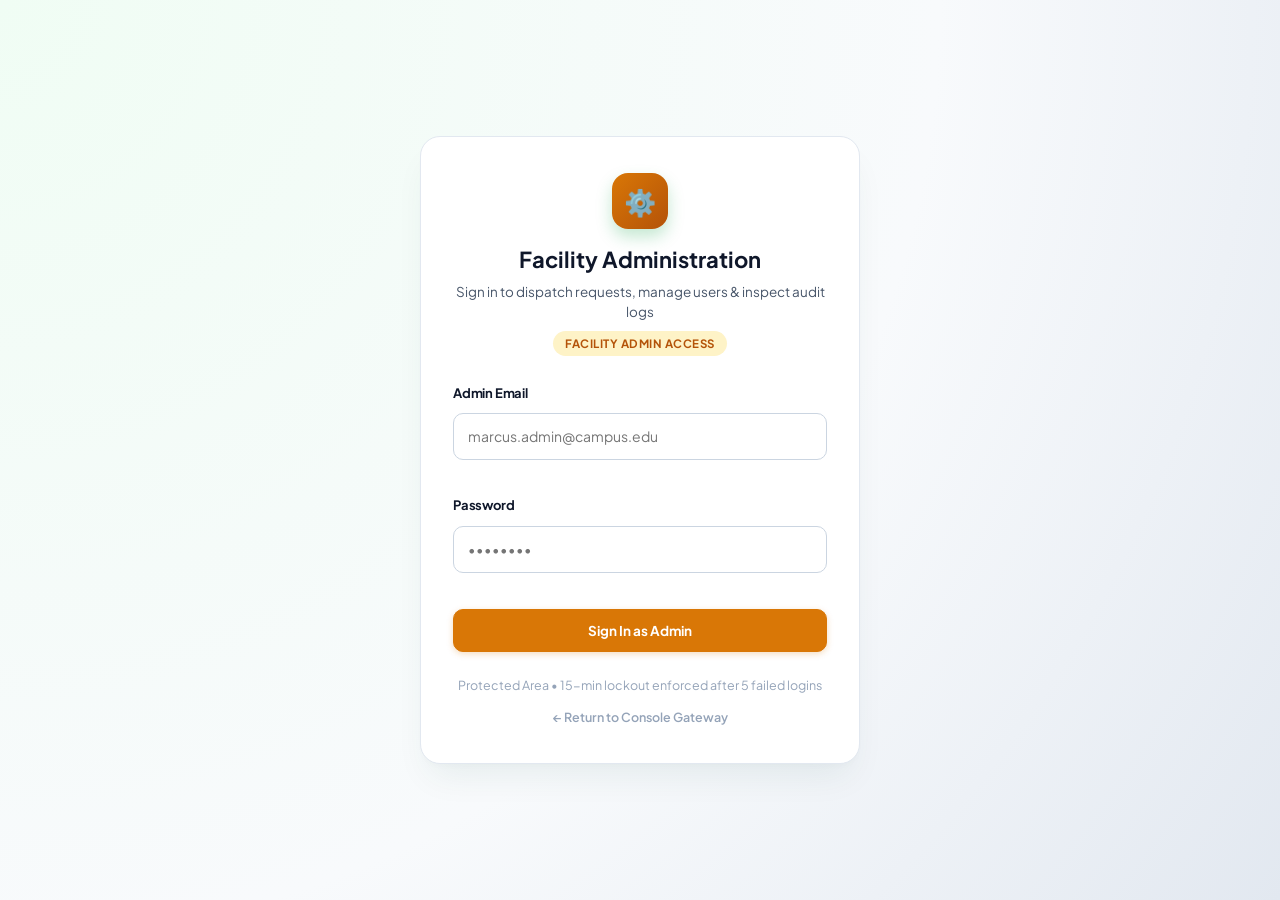
<file: templates/admin_login.html>
<!DOCTYPE html>
<html lang="en">
<head>
  <meta charset="UTF-8">
  <meta name="viewport" content="width=device-width, initial-scale=1.0">
  <meta name="csrf-token" content="{{ csrf_token }}">
  <title>Facility Admin Sign In | Campus FMS</title>
  <link rel="preconnect" href="https://fonts.googleapis.com">
  <link rel="preconnect" href="https://fonts.gstatic.com" crossorigin>
  <link href="https://fonts.googleapis.com/css2?family=Plus+Jakarta+Sans:wght@400;500;600;700;800&display=swap" rel="stylesheet">
  <link rel="stylesheet" href="/static/css/style.css">
</head>
<body class="auth-page-body admin-theme">
  <div class="auth-container">
    <div class="auth-card">
      <div class="auth-header">
        <div class="auth-logo-badge" style="background:linear-gradient(135deg, #d97706 0%, #b45309 100%);">⚙️</div>
        <h1 class="auth-title">Facility Administration</h1>
        <p class="auth-subtitle">Sign in to dispatch requests, manage users & inspect audit logs</p>
        <span class="auth-role-tag" style="background:#fef3c7; color:#b45309;">Facility Admin Access</span>
      </div>

      <div id="auth-alert" class="auth-alert"></div>

      <form id="login-form" class="auth-form" data-role="facility_admin">
        <div class="form-group">
          <label class="form-label" for="email">Admin Email</label>
          <input type="email" id="email" class="form-input" placeholder="marcus.admin@campus.edu" required autocomplete="email">
        </div>

        <div class="form-group">
          <label class="form-label" for="password">Password</label>
          <input type="password" id="password" class="form-input" placeholder="••••••••" required autocomplete="current-password">
        </div>

        <button type="submit" class="btn btn-primary btn-block" style="background:#d97706; padding:12px; font-size:14.5px;">Sign In as Admin</button>
      </form>

      <div class="auth-footer">
        <p style="font-size:12.5px; color:var(--text-muted);">Protected Area • 15-min lockout enforced after 5 failed logins</p>
        <p style="margin-top:12px;"><a href="/" style="color:var(--text-muted); font-size:12.5px;">← Return to Console Gateway</a></p>
      </div>
    </div>
  </div>

  <script src="/static/js/common.js"></script>
  <script src="/static/js/auth.js"></script>
</body>
</html>
</file>
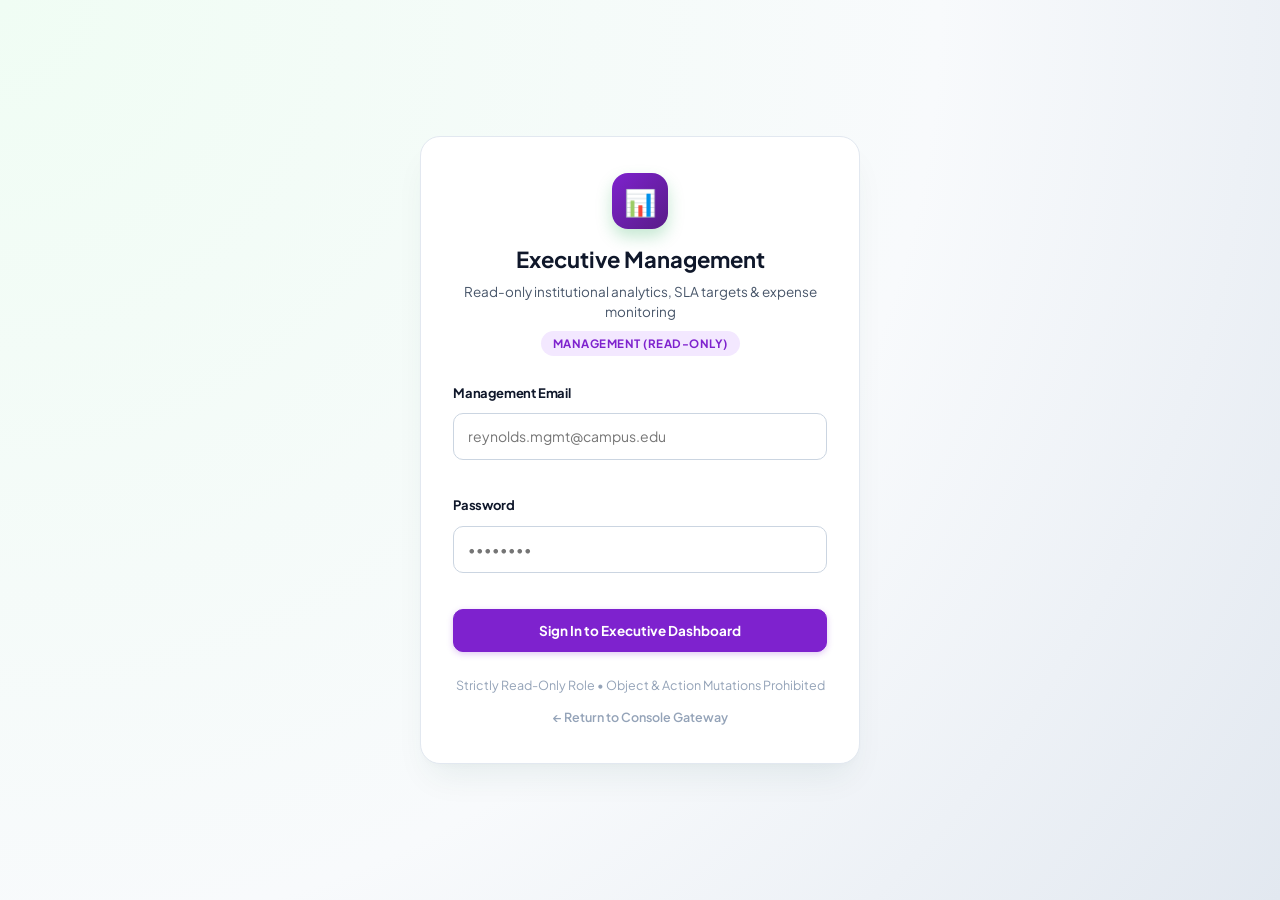
<file: templates/mgmt_login.html>
<!DOCTYPE html>
<html lang="en">
<head>
  <meta charset="UTF-8">
  <meta name="viewport" content="width=device-width, initial-scale=1.0">
  <meta name="csrf-token" content="{{ csrf_token }}">
  <title>Executive Management Sign In | Campus FMS</title>
  <link rel="preconnect" href="https://fonts.googleapis.com">
  <link rel="preconnect" href="https://fonts.gstatic.com" crossorigin>
  <link href="https://fonts.googleapis.com/css2?family=Plus+Jakarta+Sans:wght@400;500;600;700;800&display=swap" rel="stylesheet">
  <link rel="stylesheet" href="/static/css/style.css">
</head>
<body class="auth-page-body mgmt-theme">
  <div class="auth-container">
    <div class="auth-card">
      <div class="auth-header">
        <div class="auth-logo-badge" style="background:linear-gradient(135deg, #7e22ce 0%, #581c87 100%);">📊</div>
        <h1 class="auth-title">Executive Management</h1>
        <p class="auth-subtitle">Read-only institutional analytics, SLA targets & expense monitoring</p>
        <span class="auth-role-tag" style="background:#f3e8ff; color:#7e22ce;">Management (Read-Only)</span>
      </div>

      <div id="auth-alert" class="auth-alert"></div>

      <form id="login-form" class="auth-form" data-role="management">
        <div class="form-group">
          <label class="form-label" for="email">Management Email</label>
          <input type="email" id="email" class="form-input" placeholder="reynolds.mgmt@campus.edu" required autocomplete="email">
        </div>

        <div class="form-group">
          <label class="form-label" for="password">Password</label>
          <input type="password" id="password" class="form-input" placeholder="••••••••" required autocomplete="current-password">
        </div>

        <button type="submit" class="btn btn-primary btn-block" style="background:#7e22ce; padding:12px; font-size:14.5px;">Sign In to Executive Dashboard</button>
      </form>

      <div class="auth-footer">
        <p style="font-size:12.5px; color:var(--text-muted);">Strictly Read-Only Role • Object & Action Mutations Prohibited</p>
        <p style="margin-top:12px;"><a href="/" style="color:var(--text-muted); font-size:12.5px;">← Return to Console Gateway</a></p>
      </div>
    </div>
  </div>

  <script src="/static/js/common.js"></script>
  <script src="/static/js/auth.js"></script>
</body>
</html>
</file>
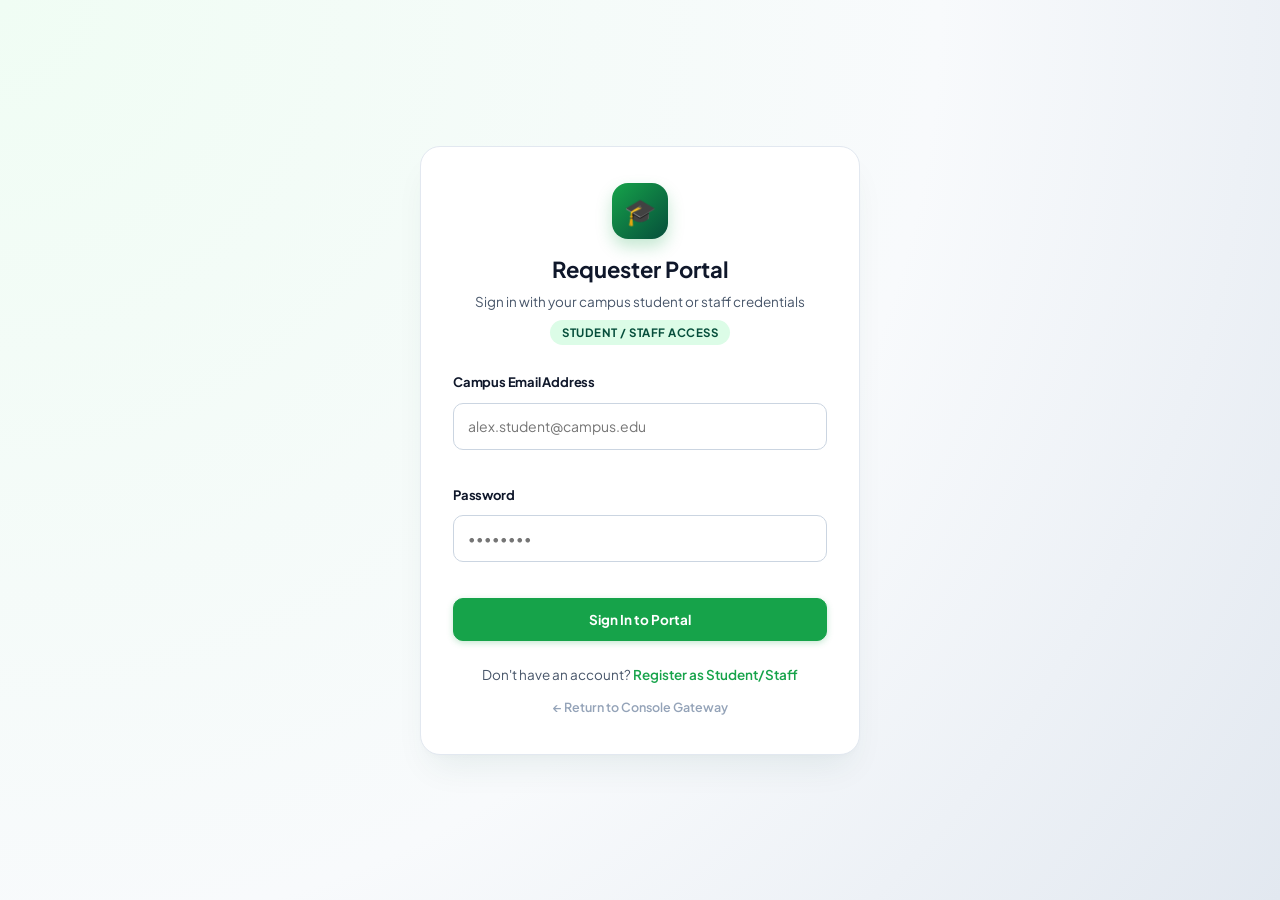
<file: templates/portal_login.html>
<!DOCTYPE html>
<html lang="en">
<head>
  <meta charset="UTF-8">
  <meta name="viewport" content="width=device-width, initial-scale=1.0">
  <meta name="csrf-token" content="{{ csrf_token }}">
  <title>Student & Staff Sign In | Campus FMS</title>
  <link rel="preconnect" href="https://fonts.googleapis.com">
  <link rel="preconnect" href="https://fonts.gstatic.com" crossorigin>
  <link href="https://fonts.googleapis.com/css2?family=Plus+Jakarta+Sans:wght@400;500;600;700;800&display=swap" rel="stylesheet">
  <link rel="stylesheet" href="/static/css/style.css">
</head>
<body class="auth-page-body portal-theme">
  <div class="auth-container">
    <div class="auth-card">
      <div class="auth-header">
        <div class="auth-logo-badge">🎓</div>
        <h1 class="auth-title">Requester Portal</h1>
        <p class="auth-subtitle">Sign in with your campus student or staff credentials</p>
        <span class="auth-role-tag">Student / Staff Access</span>
      </div>

      <div id="auth-alert" class="auth-alert"></div>

      <form id="login-form" class="auth-form" data-role="student_staff">
        <div class="form-group">
          <label class="form-label" for="email">Campus Email Address</label>
          <input type="email" id="email" class="form-input" placeholder="alex.student@campus.edu" required autocomplete="email">
        </div>

        <div class="form-group">
          <label class="form-label" for="password">Password</label>
          <input type="password" id="password" class="form-input" placeholder="••••••••" required autocomplete="current-password">
        </div>

        <button type="submit" class="btn btn-primary btn-block" style="padding:12px; font-size:14.5px;">Sign In to Portal</button>
      </form>

      <div class="auth-footer">
        <p>Don't have an account? <a href="/portal/register">Register as Student/Staff</a></p>
        <p style="margin-top:12px;"><a href="/" style="color:var(--text-muted); font-size:12.5px;">← Return to Console Gateway</a></p>
      </div>
    </div>
  </div>

  <script src="/static/js/common.js"></script>
  <script src="/static/js/auth.js"></script>
</body>
</html>
</file>
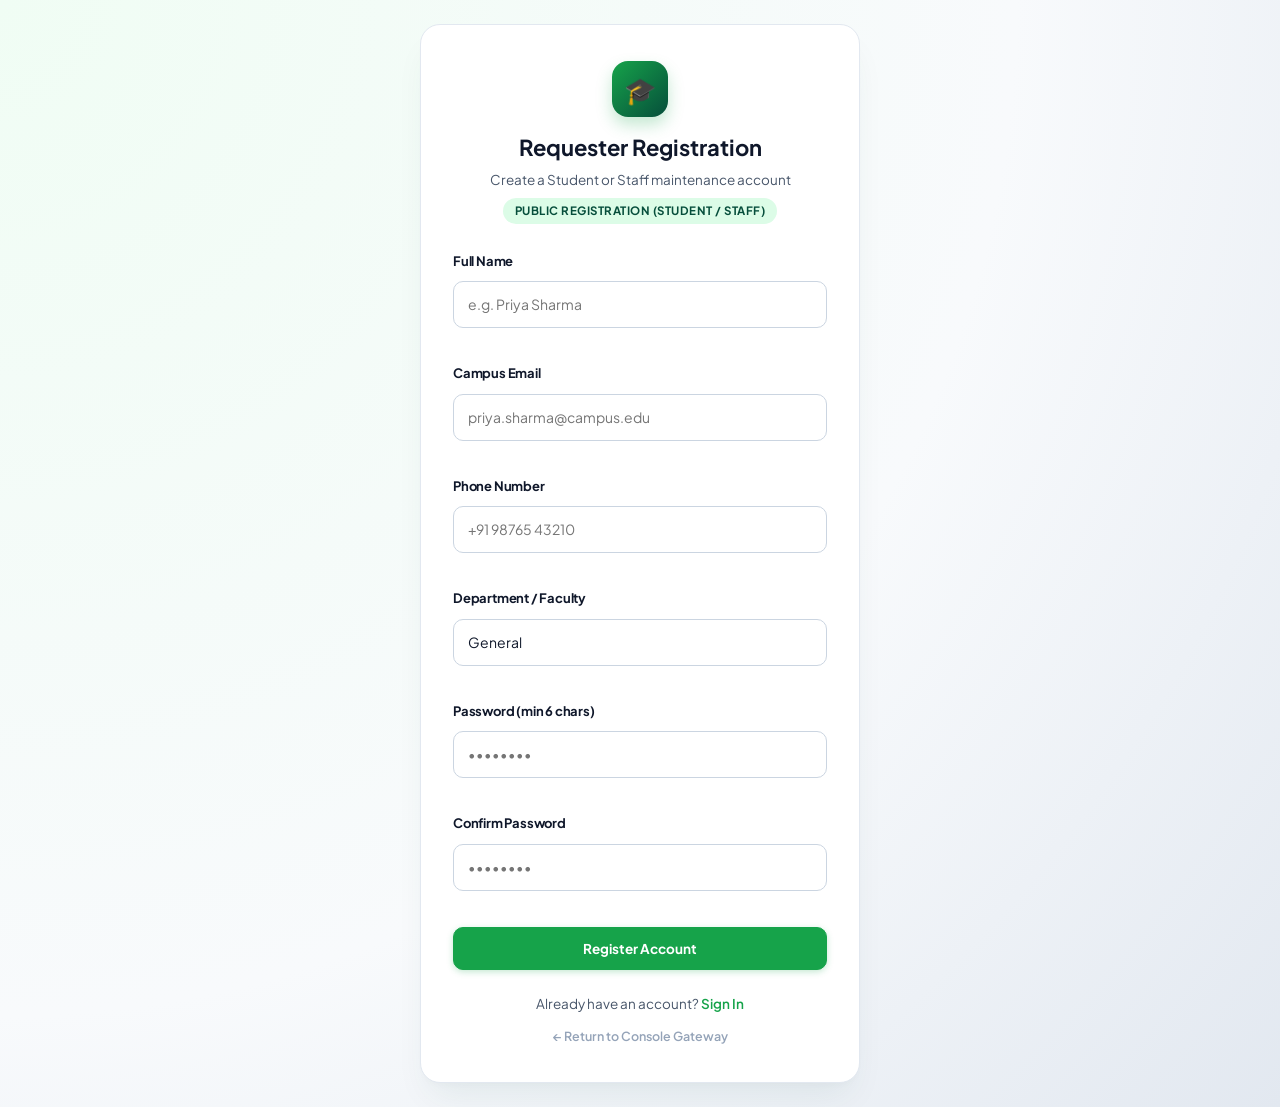
<file: templates/portal_register.html>
<!DOCTYPE html>
<html lang="en">
<head>
  <meta charset="UTF-8">
  <meta name="viewport" content="width=device-width, initial-scale=1.0">
  <meta name="csrf-token" content="{{ csrf_token }}">
  <title>Student & Staff Registration | Campus FMS</title>
  <link rel="preconnect" href="https://fonts.googleapis.com">
  <link rel="preconnect" href="https://fonts.gstatic.com" crossorigin>
  <link href="https://fonts.googleapis.com/css2?family=Plus+Jakarta+Sans:wght@400;500;600;700;800&display=swap" rel="stylesheet">
  <link rel="stylesheet" href="/static/css/style.css">
</head>
<body class="auth-page-body portal-theme">
  <div class="auth-container">
    <div class="auth-card">
      <div class="auth-header">
        <div class="auth-logo-badge">🎓</div>
        <h1 class="auth-title">Requester Registration</h1>
        <p class="auth-subtitle">Create a Student or Staff maintenance account</p>
        <span class="auth-role-tag">Public Registration (Student / Staff)</span>
      </div>

      <div id="auth-alert" class="auth-alert"></div>

      <form id="register-form" class="auth-form">
        <div class="form-group">
          <label class="form-label" for="name">Full Name</label>
          <input type="text" id="name" class="form-input" placeholder="e.g. Priya Sharma" required>
        </div>

        <div class="form-group">
          <label class="form-label" for="email">Campus Email</label>
          <input type="email" id="email" class="form-input" placeholder="priya.sharma@campus.edu" required>
        </div>

        <div class="form-group">
          <label class="form-label" for="phone">Phone Number</label>
          <input type="tel" id="phone" class="form-input" placeholder="+91 98765 43210">
        </div>

        <div class="form-group">
          <label class="form-label" for="dept">Department / Faculty</label>
          <input type="text" id="dept" class="form-input" placeholder="e.g. Computer Science, Hostels" value="General">
        </div>

        <div class="form-group">
          <label class="form-label" for="password">Password (min 6 chars)</label>
          <input type="password" id="password" class="form-input" placeholder="••••••••" required>
        </div>

        <div class="form-group">
          <label class="form-label" for="confirm-password">Confirm Password</label>
          <input type="password" id="confirm-password" class="form-input" placeholder="••••••••" required>
        </div>

        <button type="submit" class="btn btn-primary btn-block" style="padding:12px; font-size:14.5px;">Register Account</button>
      </form>

      <div class="auth-footer">
        <p>Already have an account? <a href="/portal/login">Sign In</a></p>
        <p style="margin-top:12px;"><a href="/" style="color:var(--text-muted); font-size:12.5px;">← Return to Console Gateway</a></p>
      </div>
    </div>
  </div>

  <script src="/static/js/common.js"></script>
  <script src="/static/js/auth.js"></script>
</body>
</html>
</file>
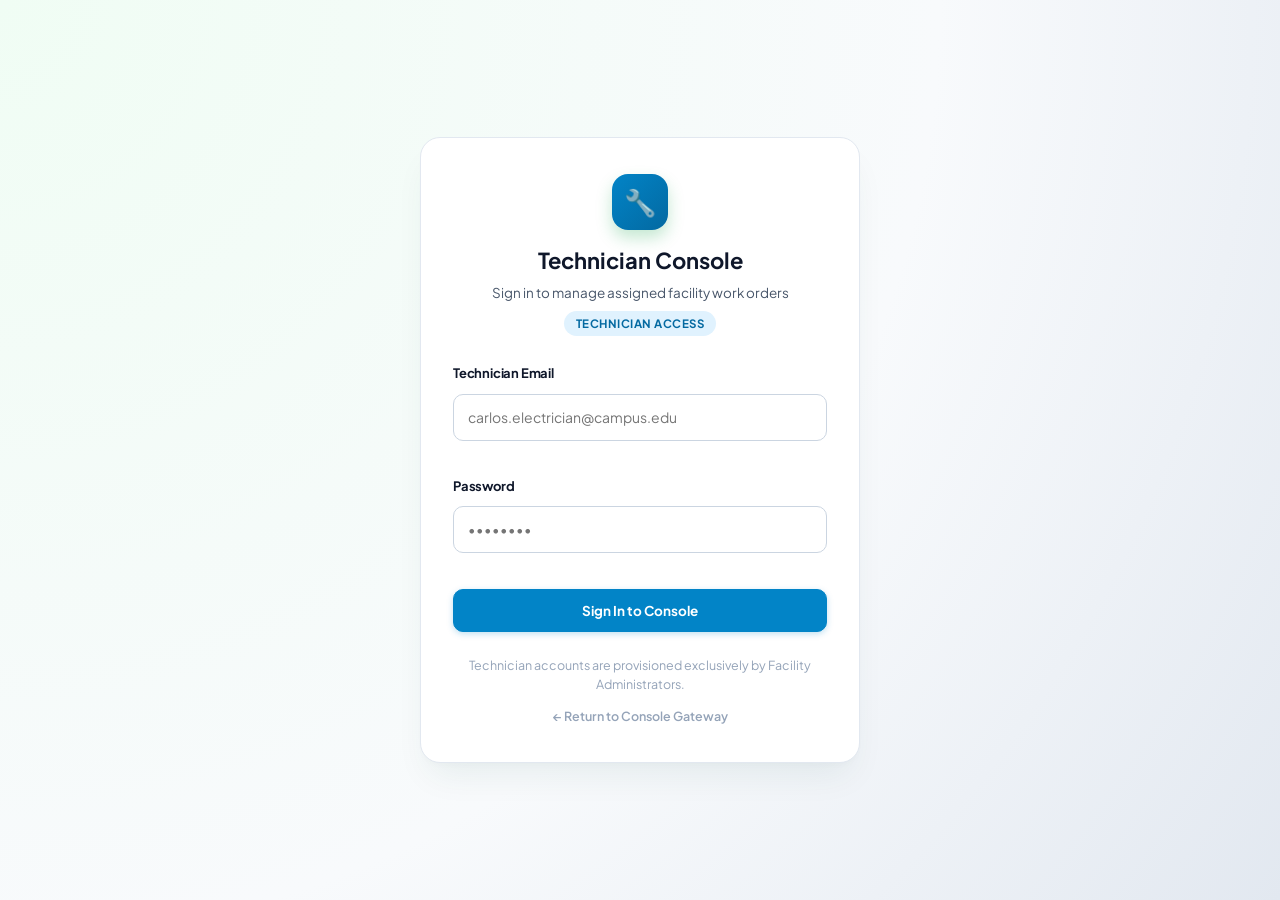
<file: templates/tech_login.html>
<!DOCTYPE html>
<html lang="en">
<head>
  <meta charset="UTF-8">
  <meta name="viewport" content="width=device-width, initial-scale=1.0">
  <meta name="csrf-token" content="{{ csrf_token }}">
  <title>Technician Sign In | Campus FMS</title>
  <link rel="preconnect" href="https://fonts.googleapis.com">
  <link rel="preconnect" href="https://fonts.gstatic.com" crossorigin>
  <link href="https://fonts.googleapis.com/css2?family=Plus+Jakarta+Sans:wght@400;500;600;700;800&display=swap" rel="stylesheet">
  <link rel="stylesheet" href="/static/css/style.css">
</head>
<body class="auth-page-body tech-theme">
  <div class="auth-container">
    <div class="auth-card">
      <div class="auth-header">
        <div class="auth-logo-badge" style="background:linear-gradient(135deg, #0284c7 0%, #0369a1 100%);">🔧</div>
        <h1 class="auth-title">Technician Console</h1>
        <p class="auth-subtitle">Sign in to manage assigned facility work orders</p>
        <span class="auth-role-tag" style="background:#e0f2fe; color:#0369a1;">Technician Access</span>
      </div>

      <div id="auth-alert" class="auth-alert"></div>

      <form id="login-form" class="auth-form" data-role="technician">
        <div class="form-group">
          <label class="form-label" for="email">Technician Email</label>
          <input type="email" id="email" class="form-input" placeholder="carlos.electrician@campus.edu" required autocomplete="email">
        </div>

        <div class="form-group">
          <label class="form-label" for="password">Password</label>
          <input type="password" id="password" class="form-input" placeholder="••••••••" required autocomplete="current-password">
        </div>

        <button type="submit" class="btn btn-primary btn-block" style="background:#0284c7; padding:12px; font-size:14.5px;">Sign In to Console</button>
      </form>

      <div class="auth-footer">
        <p style="font-size:12.5px; color:var(--text-muted);">Technician accounts are provisioned exclusively by Facility Administrators.</p>
        <p style="margin-top:12px;"><a href="/" style="color:var(--text-muted); font-size:12.5px;">← Return to Console Gateway</a></p>
      </div>
    </div>
  </div>

  <script src="/static/js/common.js"></script>
  <script src="/static/js/auth.js"></script>
</body>
</html>
</file>
<file: static/css/style.css>
:root {
  /* Color Palette: Dark Green & White Theme */
  --primary: #16a34a;        /* Vibrant Emerald Green */
  --primary-hover: #15803d;  /* Darker Green */
  --primary-dark: #064e3b;   /* Deep Forest Green */
  --primary-light: #dcfce7;  /* Light Mint Background */
  --primary-glow: rgba(22, 163, 74, 0.25);

  --sidebar-bg: #064e3b;
  --sidebar-dark: #022c22;
  --sidebar-hover: #0a5c47;
  --sidebar-text: #ecfdf5;
  --sidebar-muted: #a7f3d0;

  --bg-page: #f8fafc;
  --bg-card: #ffffff;
  --border-color: #e2e8f0;
  --border-light: #f1f5f9;

  --text-primary: #0f172a;
  --text-secondary: #475569;
  --text-muted: #94a3b8;

  /* Status Colors */
  --status-submitted: #3b82f6;
  --status-submitted-bg: #eff6ff;
  --status-assigned: #8b5cf6;
  --status-assigned-bg: #f5f3ff;
  --status-inprogress: #f59e0b;
  --status-inprogress-bg: #fef3c7;
  --status-resolved: #16a34a;
  --status-resolved-bg: #dcfce7;
  --status-cancelled: #64748b;
  --status-cancelled-bg: #f1f5f9;

  /* Priority Colors */
  --prio-urgent: #e11d48;
  --prio-urgent-bg: #ffe4e6;
  --prio-high: #ea580c;
  --prio-high-bg: #ffedd5;
  --prio-medium: #0284c7;
  --prio-medium-bg: #e0f2fe;
  --prio-low: #475569;
  --prio-low-bg: #f1f5f9;

  --shadow-sm: 0 1px 2px 0 rgba(0, 0, 0, 0.05);
  --shadow-md: 0 4px 6px -1px rgba(0, 0, 0, 0.07), 0 2px 4px -2px rgba(0, 0, 0, 0.05);
  --shadow-lg: 0 10px 15px -3px rgba(0, 0, 0, 0.08), 0 4px 6px -4px rgba(0, 0, 0, 0.04);
  --radius-card: 16px;
  --radius-sm: 8px;
  --radius-pill: 9999px;

  --font-family: 'Plus Jakarta Sans', -apple-system, BlinkMacSystemFont, "Segoe UI", Roboto, sans-serif;
  --transition: all 0.2s cubic-bezier(0.4, 0, 0.2, 1);
}

*, *::before, *::after {
  box-sizing: border-box;
  margin: 0;
  padding: 0;
}

body {
  font-family: var(--font-family);
  background-color: var(--bg-page);
  color: var(--text-primary);
  line-height: 1.5;
  -webkit-font-smoothing: antialiased;
  min-height: 100vh;
}

/* App Layout */
.app-layout {
  display: flex;
  min-height: 100vh;
}

/* ========================================================
   LEFT SIDEBAR (Dark Green Theme #064e3b)
======================================================== */
.sidebar {
  width: 280px;
  background: linear-gradient(180deg, var(--sidebar-bg) 0%, var(--sidebar-dark) 100%);
  color: var(--sidebar-text);
  display: flex;
  flex-direction: column;
  position: sticky;
  top: 0;
  height: 100vh;
  box-shadow: 4px 0 15px rgba(0, 0, 0, 0.12);
  z-index: 100;
  flex-shrink: 0;
}

.sidebar-header {
  padding: 24px 20px;
  display: flex;
  align-items: center;
  gap: 12px;
  border-bottom: 1px solid rgba(255, 255, 255, 0.1);
}

.logo-mark {
  width: 44px;
  height: 44px;
  border-radius: 12px;
  background: var(--primary);
  display: flex;
  align-items: center;
  justify-content: center;
  font-size: 24px;
  color: #ffffff;
  box-shadow: 0 4px 12px var(--primary-glow);
}

.logo-text h2 {
  font-size: 19px;
  font-weight: 800;
  letter-spacing: -0.5px;
  color: #ffffff;
  line-height: 1.2;
}

.logo-text span {
  font-size: 11px;
  font-weight: 600;
  text-transform: uppercase;
  letter-spacing: 0.8px;
  color: var(--sidebar-muted);
}

/* User Card in Sidebar */
.user-profile-card {
  margin: 16px 14px 8px;
  padding: 12px 14px;
  background: rgba(255, 255, 255, 0.08);
  border: 1px solid rgba(255, 255, 255, 0.12);
  border-radius: 14px;
  display: flex;
  align-items: center;
  gap: 12px;
}

.avatar {
  width: 38px;
  height: 38px;
  border-radius: 50%;
  background: var(--primary);
  color: white;
  font-weight: 700;
  font-size: 14px;
  display: flex;
  align-items: center;
  justify-content: center;
  flex-shrink: 0;
  box-shadow: 0 2px 6px rgba(0,0,0,0.2);
}

.user-details {
  flex: 1;
  min-width: 0;
}

.user-details h4 {
  font-size: 13.5px;
  font-weight: 700;
  color: #ffffff;
  white-space: nowrap;
  overflow: hidden;
  text-overflow: ellipsis;
}

.role-badge {
  display: inline-block;
  font-size: 10.5px;
  font-weight: 700;
  text-transform: uppercase;
  color: #dcfce7;
  background: rgba(22, 163, 74, 0.35);
  padding: 1px 7px;
  border-radius: 6px;
  margin-top: 2px;
}

.switch-user-btn {
  background: rgba(255, 255, 255, 0.15);
  border: none;
  color: white;
  width: 30px;
  height: 30px;
  border-radius: 8px;
  cursor: pointer;
  display: flex;
  align-items: center;
  justify-content: center;
  font-size: 13px;
  transition: var(--transition);
}

.switch-user-btn:hover {
  background: var(--primary);
  transform: rotate(180deg);
}

/* Sidebar Navigation */
.sidebar-nav {
  flex: 1;
  padding: 16px 12px;
  overflow-y: auto;
  display: flex;
  flex-direction: column;
  gap: 6px;
}

.nav-section-title {
  font-size: 11px;
  font-weight: 700;
  color: var(--sidebar-muted);
  letter-spacing: 0.8px;
  padding: 8px 12px 4px;
}

.nav-item {
  display: flex;
  align-items: center;
  gap: 12px;
  padding: 11px 14px;
  border-radius: 12px;
  border: none;
  background: transparent;
  color: var(--sidebar-muted);
  font-family: inherit;
  font-size: 14px;
  font-weight: 600;
  text-align: left;
  cursor: pointer;
  transition: var(--transition);
  width: 100%;
}

.nav-item i {
  font-size: 18px;
  color: rgba(255, 255, 255, 0.7);
  transition: var(--transition);
}

.nav-item:hover {
  background: var(--sidebar-hover);
  color: #ffffff;
}

.nav-item:hover i {
  color: #ffffff;
}

.nav-item.active {
  background: var(--primary);
  color: #ffffff;
  box-shadow: 0 4px 14px var(--primary-glow);
}

.nav-item.active i {
  color: #ffffff;
}

.badge-count {
  margin-left: auto;
  background: rgba(255, 255, 255, 0.2);
  color: #ffffff;
  padding: 2px 7px;
  border-radius: 10px;
  font-size: 11px;
  font-weight: 700;
}

/* Sidebar Footer & Live Pulse */
.sidebar-footer {
  padding: 16px;
  border-top: 1px solid rgba(255, 255, 255, 0.1);
  background: rgba(0, 0, 0, 0.15);
}

.sync-status {
  display: flex;
  align-items: center;
  gap: 10px;
  margin-bottom: 12px;
  padding: 8px 10px;
  background: rgba(0, 0, 0, 0.2);
  border-radius: 10px;
}

.pulse-dot {
  width: 10px;
  height: 10px;
  border-radius: 50%;
  background: #22c55e;
  box-shadow: 0 0 0 0 rgba(34, 197, 94, 0.7);
  animation: pulse 1.8s infinite;
  flex-shrink: 0;
}

@keyframes pulse {
  0% { transform: scale(0.95); box-shadow: 0 0 0 0 rgba(34, 197, 94, 0.7); }
  70% { transform: scale(1); box-shadow: 0 0 0 6px rgba(34, 197, 94, 0); }
  100% { transform: scale(0.95); box-shadow: 0 0 0 0 rgba(34, 197, 94, 0); }
}

.sync-title {
  font-size: 12px;
  font-weight: 700;
  color: #ffffff;
}

.sync-desc {
  font-size: 10.5px;
  color: var(--sidebar-muted);
}

.sidebar-actions {
  display: flex;
  gap: 8px;
}

.sidebar-action-btn {
  flex: 1;
  padding: 7px 10px;
  border-radius: 8px;
  border: 1px solid rgba(255, 255, 255, 0.18);
  background: rgba(255, 255, 255, 0.08);
  color: #ffffff;
  font-size: 11.5px;
  font-weight: 600;
  cursor: pointer;
  display: flex;
  align-items: center;
  justify-content: center;
  gap: 6px;
  transition: var(--transition);
}

.sidebar-action-btn:hover {
  background: rgba(255, 255, 255, 0.18);
}

.sidebar-action-btn.logout:hover {
  background: #ef4444;
  border-color: #ef4444;
}

/* ========================================================
   MAIN CONTENT AREA
======================================================== */
.main-content {
  flex: 1;
  display: flex;
  flex-direction: column;
  min-width: 0;
  overflow-x: hidden;
}

.topbar {
  background: #ffffff;
  border-bottom: 1px solid var(--border-color);
  padding: 18px 32px;
  display: flex;
  align-items: center;
  justify-content: space-between;
  position: sticky;
  top: 0;
  z-index: 90;
  box-shadow: 0 1px 3px rgba(0, 0, 0, 0.03);
}

.topbar-title h1 {
  font-size: 22px;
  font-weight: 800;
  color: var(--primary-dark);
  letter-spacing: -0.5px;
}

.topbar-title p {
  font-size: 13px;
  color: var(--text-secondary);
}

.topbar-actions {
  display: flex;
  align-items: center;
  gap: 12px;
}

.role-selector-pill {
  background: #f1f5f9;
  padding: 6px 14px;
  border-radius: var(--radius-pill);
  font-size: 12.5px;
  display: flex;
  align-items: center;
  gap: 6px;
  border: 1px solid var(--border-color);
}

.role-selector-pill .label {
  color: var(--text-muted);
  font-weight: 500;
}

.role-selector-pill .value {
  color: var(--primary-dark);
  font-weight: 700;
}

.content-body {
  padding: 28px 32px;
  flex: 1;
}

/* View Panels Switching */
.view-panel {
  display: none;
}

.view-panel.active {
  display: block;
  animation: fadeIn 0.25s ease-in-out;
}

@keyframes fadeIn {
  from { opacity: 0; transform: translateY(4px); }
  to { opacity: 1; transform: translateY(0); }
}

/* ========================================================
   ROUNDED CARDS & COMPONENTS
======================================================== */
.card {
  background: var(--bg-card);
  border: 1px solid var(--border-color);
  border-radius: var(--radius-card);
  box-shadow: var(--shadow-sm);
  transition: var(--transition);
}

.card:hover {
  box-shadow: var(--shadow-md);
}

/* Stat Cards Grid */
.stat-cards-grid,
.stats-grid {
  display: grid !important;
  grid-template-columns: repeat(auto-fit, minmax(200px, 1fr)) !important;
  gap: 16px !important;
  margin-bottom: 24px !important;
}

.kpi-grid {
  grid-template-columns: repeat(auto-fit, minmax(180px, 1fr)) !important;
}

.stat-card {
  background: #ffffff !important;
  border: 1px solid var(--border-color) !important;
  border-radius: 14px !important;
  box-shadow: var(--shadow-sm) !important;
  padding: 18px 20px !important;
  display: flex !important;
  flex-direction: column !important;
  justify-content: center !important;
  gap: 8px !important;
  transition: all 0.2s ease !important;
}
.stat-card:hover {
  box-shadow: var(--shadow-md) !important;
  transform: translateY(-2px) !important;
}

.stat-icon {
  width: 50px;
  height: 50px;
  border-radius: 14px;
  display: flex;
  align-items: center;
  justify-content: center;
  font-size: 22px;
  flex-shrink: 0;
}

.stat-icon.emerald { background: #dcfce7; color: var(--primary); }
.stat-icon.green   { background: #bbf7d0; color: #15803d; }
.stat-icon.amber   { background: #fef3c7; color: #d97706; }
.stat-icon.blue    { background: #e0f2fe; color: #0284c7; }
.stat-icon.gold    { background: #fef9c3; color: #ca8a04; }
.stat-icon.slate   { background: #f1f5f9; color: #475569; }

.stat-info {
  display: flex;
  flex-direction: column;
}

.stat-label {
  font-size: 12.5px;
  font-weight: 600;
  color: var(--text-secondary);
  text-transform: uppercase;
  letter-spacing: 0.3px;
}

.stat-value {
  font-size: 25px;
  font-weight: 800;
  color: var(--text-primary);
  line-height: 1.2;
}

.stat-hint {
  font-size: 11px;
  color: var(--text-muted);
  margin-top: 2px;
}

/* Table Card */
.table-card {
  overflow: hidden;
  margin-bottom: 24px;
}

.table-header {
  padding: 18px 24px;
  border-bottom: 1px solid var(--border-color);
  display: flex;
  align-items: center;
  justify-content: space-between;
}

.table-title {
  display: flex;
  align-items: center;
  gap: 10px;
}

.table-title i {
  color: var(--primary);
  font-size: 20px;
}

.table-title h3 {
  font-size: 16px;
  font-weight: 700;
  color: var(--text-primary);
}

.table-responsive {
  width: 100%;
  overflow-x: auto;
}

.data-table {
  width: 100%;
  border-collapse: collapse;
  text-align: left;
  font-size: 13.5px;
}

.data-table th {
  background: #f8fafc;
  padding: 12px 18px;
  font-weight: 700;
  color: var(--text-secondary);
  border-bottom: 1px solid var(--border-color);
  white-space: nowrap;
}

.data-table td {
  padding: 14px 18px;
  border-bottom: 1px solid var(--border-light);
  color: var(--text-primary);
  vertical-align: middle;
}

.data-table tbody tr:hover {
  background-color: #fcfdfd;
}

.data-table tbody tr:last-child td {
  border-bottom: none;
}

/* Filter Card */
.filter-card {
  padding: 20px 24px;
  margin-bottom: 20px;
}

.filter-header {
  display: flex;
  justify-content: space-between;
  align-items: center;
  margin-bottom: 16px;
}

.filter-title {
  display: flex;
  align-items: center;
  gap: 8px;
  font-size: 14px;
  font-weight: 700;
  color: var(--primary-dark);
}

.filter-controls {
  display: grid;
  grid-template-columns: repeat(auto-fit, minmax(160px, 1fr));
  gap: 14px;
}

.filter-group {
  display: flex;
  flex-direction: column;
  gap: 5px;
}

.filter-group label {
  font-size: 11.5px;
  font-weight: 700;
  color: var(--text-secondary);
  text-transform: uppercase;
}

.search-group {
  grid-column: span 1;
}

.search-input-wrapper {
  position: relative;
  display: flex;
  align-items: center;
}

.search-input-wrapper i {
  position: absolute;
  left: 10px;
  color: var(--text-muted);
}

.search-input-wrapper input {
  padding-left: 32px !important;
}

/* ========================================================
   STATUS & PRIORITY BADGES
======================================================== */
.badge {
  display: inline-flex;
  align-items: center;
  gap: 5px;
  padding: 3px 10px;
  border-radius: var(--radius-pill);
  font-size: 11.5px;
  font-weight: 700;
  white-space: nowrap;
}

/* Status Badges */
.badge-status-open        { background: var(--status-submitted-bg); color: var(--status-submitted); border: 1px solid #bfdbfe; }
.badge-status-submitted   { background: var(--status-submitted-bg); color: var(--status-submitted); border: 1px solid #bfdbfe; }
.badge-status-assigned    { background: var(--status-assigned-bg); color: var(--status-assigned); border: 1px solid #ddd6fe; }
.badge-status-inprogress  { background: var(--status-inprogress-bg); color: var(--status-inprogress); border: 1px solid #fde68a; }
.badge-status-resolved    { background: var(--status-resolved-bg); color: var(--status-resolved); border: 1px solid #bbf7d0; }
.badge-status-closed      { background: #f1f5f9; color: #475569; border: 1px solid #cbd5e1; }
.badge-status-cancelled   { background: var(--status-cancelled-bg); color: var(--status-cancelled); border: 1px solid #cbd5e1; }

/* Priority Badges */
.badge-prio-urgent { background: var(--prio-urgent-bg); color: var(--prio-urgent); font-weight: 800; }
.badge-prio-high   { background: var(--prio-high-bg); color: var(--prio-high); font-weight: 700; }
.badge-prio-medium { background: var(--prio-medium-bg); color: var(--prio-medium); font-weight: 600; }
.badge-prio-low    { background: var(--prio-low-bg); color: var(--prio-low); font-weight: 600; }

.badge-light { background: #f1f5f9; color: var(--text-secondary); }
.badge-primary { background: var(--primary-light); color: var(--primary); }

/* Buttons */
.btn {
  display: inline-flex;
  align-items: center;
  justify-content: center;
  gap: 8px;
  padding: 9px 18px;
  font-family: inherit;
  font-size: 13.5px;
  font-weight: 700;
  border-radius: var(--radius-sm);
  border: 1px solid transparent;
  cursor: pointer;
  transition: var(--transition);
  text-decoration: none;
}

.btn-primary {
  background: var(--primary);
  color: white;
  box-shadow: 0 2px 6px var(--primary-glow);
}

.btn-primary:hover {
  background: var(--primary-hover);
  transform: translateY(-1px);
}

.btn-outline {
  background: white;
  border-color: var(--border-color);
  color: var(--text-primary);
}

.btn-outline:hover {
  background: #f8fafc;
  border-color: #cbd5e1;
}

.btn-ghost {
  background: transparent;
  color: var(--text-secondary);
}

.btn-ghost:hover {
  background: #f1f5f9;
  color: var(--text-primary);
}

.btn-sm {
  padding: 5px 10px;
  font-size: 12px;
  border-radius: 6px;
}

.btn-xs {
  padding: 3px 8px;
  font-size: 11px;
  border-radius: 5px;
}

/* Forms */
.form-group {
  margin-bottom: 16px;
}

.form-group label {
  display: block;
  font-size: 13px;
  font-weight: 700;
  color: var(--text-primary);
  margin-bottom: 6px;
}

.required {
  color: #ef4444;
}

.form-control {
  width: 100%;
  padding: 10px 14px;
  border: 1px solid var(--border-color);
  border-radius: var(--radius-sm);
  font-family: inherit;
  font-size: 13.5px;
  color: var(--text-primary);
  background: #ffffff;
  transition: var(--transition);
  outline: none;
}

.form-control:focus {
  border-color: var(--primary);
  box-shadow: 0 0 0 3px var(--primary-light);
}

.form-control-sm {
  padding: 6px 10px;
  font-size: 12.5px;
}

.form-row {
  display: flex;
  gap: 16px;
}

.flex-1 { flex: 1; }

.form-hint {
  font-size: 11.5px;
  color: var(--text-muted);
  margin-top: 4px;
  display: block;
}

/* Charts & Dashboard Visuals Grid */
.dashboard-visuals-grid {
  display: grid;
  grid-template-columns: 1fr 1fr;
  gap: 24px;
  margin-bottom: 24px;
}

@media (max-width: 992px) {
  .dashboard-visuals-grid {
    grid-template-columns: 1fr;
  }
}

.chart-card {
  padding: 22px;
}

.card-header-flex {
  display: flex;
  align-items: center;
  justify-content: space-between;
  margin-bottom: 18px;
}

.card-title {
  display: flex;
  align-items: center;
  gap: 8px;
}

.card-title i {
  color: var(--primary);
  font-size: 18px;
}

.card-title h3 {
  font-size: 15px;
  font-weight: 700;
}

.chart-wrapper {
  position: relative;
  height: 270px;
  width: 100%;
}

/* Timeline */
.timeline-card {
  padding: 22px;
}

.timeline-container {
  display: flex;
  flex-direction: column;
  gap: 16px;
  margin-top: 10px;
  position: relative;
  padding-left: 24px;
}

.timeline-container::before {
  content: '';
  position: absolute;
  top: 6px;
  bottom: 6px;
  left: 9px;
  width: 2px;
  background: #e2e8f0;
}

.timeline-item {
  position: relative;
  display: flex;
  flex-direction: column;
  gap: 4px;
}

.timeline-node {
  position: absolute;
  left: -24px;
  top: 3px;
  width: 18px;
  height: 18px;
  border-radius: 50%;
  background: white;
  border: 3px solid var(--primary);
  box-shadow: 0 0 0 2px var(--primary-light);
}

.timeline-header {
  display: flex;
  align-items: center;
  gap: 10px;
  font-size: 13px;
}

.timeline-ticket {
  font-weight: 800;
  color: var(--primary-dark);
}

.timeline-transition {
  font-weight: 600;
  color: var(--text-secondary);
}

.timeline-meta {
  font-size: 11.5px;
  color: var(--text-muted);
}

.timeline-notes {
  font-size: 12.5px;
  color: var(--text-secondary);
  background: #f8fafc;
  padding: 6px 12px;
  border-radius: 8px;
  border-left: 3px solid var(--primary);
  margin-top: 3px;
}

/* Star Rating Picker */
.star-rating-picker {
  display: flex;
  justify-content: center;
  gap: 8px;
  font-size: 32px;
  cursor: pointer;
  margin: 12px 0;
}

.star-btn {
  color: #cbd5e1;
  transition: var(--transition);
}

.star-btn.active, .star-btn:hover {
  color: #f59e0b;
}

.rating-label-display {
  font-size: 13px;
  font-weight: 700;
  color: #d97706;
}

/* Modals */
.modal-backdrop {
  position: fixed;
  inset: 0;
  background: rgba(15, 23, 42, 0.6);
  backdrop-filter: blur(4px);
  display: none;
  align-items: center;
  justify-content: center;
  z-index: 1000;
  padding: 20px;
}

.modal-backdrop.active {
  display: flex;
}

.modal-dialog {
  width: 100%;
  max-width: 580px;
  animation: modalScale 0.2s cubic-bezier(0.16, 1, 0.3, 1);
}

.modal-sm { max-width: 420px; }
.modal-lg { max-width: 760px; }

@keyframes modalScale {
  from { opacity: 0; transform: scale(0.95); }
  to { opacity: 1; transform: scale(1); }
}

.modal-content {
  background: #ffffff;
  border-radius: var(--radius-card);
  box-shadow: var(--shadow-lg);
  overflow: hidden;
  border: 1px solid var(--border-color);
}

.modal-header {
  padding: 18px 24px;
  border-bottom: 1px solid var(--border-color);
  display: flex;
  align-items: center;
  justify-content: space-between;
}

.modal-title {
  display: flex;
  align-items: center;
  gap: 10px;
}

.modal-title h3 {
  font-size: 17px;
  font-weight: 700;
  color: var(--primary-dark);
}

.modal-close {
  background: transparent;
  border: none;
  font-size: 24px;
  color: var(--text-muted);
  cursor: pointer;
  line-height: 1;
}

.modal-close:hover {
  color: var(--text-primary);
}

.modal-body {
  padding: 24px;
  max-height: 75vh;
  overflow-y: auto;
}

.modal-footer {
  padding: 16px 24px;
  background: #f8fafc;
  border-top: 1px solid var(--border-color);
  display: flex;
  justify-content: flex-end;
  gap: 10px;
}

.ticket-summary-pill {
  background: #f8fafc;
  border: 1px solid var(--border-color);
  padding: 10px 14px;
  border-radius: 10px;
  font-size: 13px;
  display: flex;
  align-items: center;
  gap: 10px;
}

/* Demo User Switcher Items */
.user-switch-list {
  display: flex;
  flex-direction: column;
  gap: 10px;
}

.user-switch-item {
  display: flex;
  align-items: center;
  justify-content: space-between;
  padding: 12px 16px;
  border: 1px solid var(--border-color);
  border-radius: 12px;
  cursor: pointer;
  transition: var(--transition);
}

.user-switch-item:hover {
  background: #f0fdf4;
  border-color: var(--primary);
  transform: translateX(4px);
}

.user-switch-item.active {
  background: #dcfce7;
  border-color: var(--primary);
}

/* Toast Notifications */
.toast-container {
  position: fixed;
  top: 20px;
  right: 24px;
  z-index: 9999;
  display: flex;
  flex-direction: column;
  gap: 10px;
}

.toast {
  background: #ffffff;
  border-radius: 10px;
  padding: 12px 18px;
  box-shadow: 0 10px 25px -5px rgba(0, 0, 0, 0.15);
  display: flex;
  align-items: center;
  gap: 12px;
  font-size: 13.5px;
  font-weight: 600;
  border-left: 4px solid var(--primary);
  animation: slideToast 0.25s ease-out;
  min-width: 280px;
}

.toast.error {
  border-left-color: #ef4444;
}

@keyframes slideToast {
  from { transform: translateX(100%); opacity: 0; }
  to { transform: translateX(0); opacity: 1; }
}

/* Utilities */
.text-center { text-align: center; }
.text-muted { color: var(--text-muted); }
.text-primary { color: var(--primary); }
.text-success { color: var(--primary); }
.mb-2 { margin-bottom: 8px; }
.mb-3 { margin-bottom: 12px; }
.mt-3 { margin-top: 12px; }
.py-4 { padding-top: 16px; padding-bottom: 16px; }

/* ========================================================
   AUTH & LANDING PAGES STYLING
======================================================== */
.auth-page-body {
  background: radial-gradient(circle at top left, #f0fdf4 0%, #f8fafc 60%, #e2e8f0 100%);
  display: flex;
  align-items: center;
  justify-content: center;
  min-height: 100vh;
  padding: 24px;
}

.auth-container {
  width: 100%;
  max-width: 440px;
}

.auth-card {
  background: #ffffff;
  border-radius: 20px;
  border: 1px solid var(--border-color);
  box-shadow: 0 20px 35px -10px rgba(6, 78, 59, 0.08), 0 4px 6px -2px rgba(0, 0, 0, 0.02);
  padding: 36px 32px;
}

.auth-header {
  text-align: center;
  margin-bottom: 28px;
}

.auth-logo-badge {
  width: 56px;
  height: 56px;
  border-radius: 16px;
  background: linear-gradient(135deg, var(--primary) 0%, var(--primary-dark) 100%);
  color: #ffffff;
  display: inline-flex;
  align-items: center;
  justify-content: center;
  font-size: 26px;
  margin-bottom: 14px;
  box-shadow: 0 8px 16px var(--primary-glow);
}

.auth-title {
  font-size: 22px;
  font-weight: 700;
  color: var(--text-primary);
  margin-bottom: 6px;
}

.auth-subtitle {
  font-size: 13.5px;
  color: var(--text-secondary);
}

.auth-role-tag {
  display: inline-block;
  padding: 4px 12px;
  background: var(--primary-light);
  color: var(--primary-dark);
  border-radius: var(--radius-pill);
  font-size: 11.5px;
  font-weight: 700;
  letter-spacing: 0.5px;
  text-transform: uppercase;
  margin-top: 8px;
}

.auth-form {
  display: flex;
  flex-direction: column;
  gap: 18px;
}

.auth-footer {
  text-align: center;
  margin-top: 24px;
  font-size: 13.5px;
  color: var(--text-secondary);
}

.auth-footer a {
  color: var(--primary);
  font-weight: 600;
  text-decoration: none;
}

.auth-footer a:hover {
  text-decoration: underline;
}

.auth-alert {
  padding: 12px 16px;
  border-radius: 10px;
  font-size: 13px;
  font-weight: 500;
  margin-bottom: 16px;
  display: none;
}

.auth-alert.error {
  display: block;
  background: #fef2f2;
  border: 1px solid #fecaca;
  color: #b91c1c;
}

.auth-alert.success {
  display: block;
  background: #f0fdf4;
  border: 1px solid #bbf7d0;
  color: #15803d;
}

/* Landing Page Grid */
.landing-wrapper {
  max-width: 1100px;
  margin: 0 auto;
  padding: 48px 20px;
}

.landing-hero {
  text-align: center;
  margin-bottom: 48px;
}

.landing-title {
  font-size: 34px;
  font-weight: 800;
  color: var(--sidebar-dark);
  letter-spacing: -0.5px;
  margin-bottom: 12px;
}

.landing-desc {
  font-size: 16px;
  color: var(--text-secondary);
  max-width: 640px;
  margin: 0 auto;
}

.portal-grid {
  display: grid;
  grid-template-columns: repeat(auto-fit, minmax(240px, 1fr));
  gap: 24px;
  margin-bottom: 40px;
}

.portal-card {
  background: #ffffff;
  border-radius: 18px;
  border: 1px solid var(--border-color);
  padding: 28px 24px;
  box-shadow: var(--shadow-md);
  transition: transform 0.2s ease, box-shadow 0.2s ease, border-color 0.2s ease;
  display: flex;
  flex-direction: column;
  justify-content: space-between;
}

.portal-card:hover {
  transform: translateY(-4px);
  box-shadow: var(--shadow-lg);
  border-color: var(--primary);
}

.portal-card-icon {
  width: 52px;
  height: 52px;
  border-radius: 14px;
  display: flex;
  align-items: center;
  justify-content: center;
  font-size: 24px;
  margin-bottom: 16px;
}

.portal-icon-student { background: #dcfce7; color: #16a34a; }
.portal-icon-tech { background: #e0f2fe; color: #0284c7; }
.portal-icon-admin { background: #fef3c7; color: #d97706; }
.portal-icon-mgmt { background: #f3e8ff; color: #7e22ce; }

.portal-card-title {
  font-size: 18px;
  font-weight: 700;
  color: var(--text-primary);
  margin-bottom: 8px;
}

.portal-card-desc {
  font-size: 13.5px;
  color: var(--text-secondary);
  line-height: 1.5;
  margin-bottom: 20px;
  flex-grow: 1;
}

.btn-portal {
  display: block;
  text-align: center;
  padding: 10px 16px;
  border-radius: 10px;
  font-size: 13.5px;
  font-weight: 600;
  text-decoration: none;
  background: var(--primary);
  color: #ffffff;
  transition: background 0.15s ease;
}

.btn-portal:hover {
  background: var(--primary-hover);
}

.active-session-banner {
  background: #ecfdf5;
  border: 1px solid #a7f3d0;
  border-radius: 14px;
  padding: 16px 24px;
  margin-bottom: 32px;
  display: flex;
  align-items: center;
  justify-content: space-between;
  flex-wrap: wrap;
  gap: 12px;
}

/* User management table badge */
.role-badge-pill {
  display: inline-block;
  padding: 3px 10px;
  border-radius: 9999px;
  font-size: 11px;
  font-weight: 700;
  text-transform: uppercase;
}

.role-student_staff { background: #dcfce7; color: #16a34a; }
.role-technician { background: #e0f2fe; color: #0284c7; }
.role-facility_admin { background: #fef3c7; color: #b45309; }
.role-management { background: #f3e8ff; color: #7e22ce; }

/* 403 Page styling */
.error-page-wrapper {
  text-align: center;
  max-width: 480px;
  padding: 40px 20px;
}

.error-code {
  font-size: 72px;
  font-weight: 900;
  color: #e11d48;
  line-height: 1;
  margin-bottom: 12px;
}

/* ========================================================
   UNIFIED FORM CONTROLS & INPUT SYSTEM (ALL CONSOLES)
   Full-width, 12px padding, rounded corners, green focus ring
======================================================== */
.form-group {
  display: flex !important;
  flex-direction: column !important;
  gap: 6px !important;
  margin-bottom: 18px !important;
  width: 100% !important;
}

.form-label,
.form-group label {
  display: block !important;
  font-size: 13px !important;
  font-weight: 700 !important;
  color: var(--text-primary) !important;
  margin-bottom: 4px !important;
  letter-spacing: -0.2px !important;
}

/* Global input styling */
input[type="text"],
input[type="email"],
input[type="password"],
input[type="tel"],
input[type="number"],
input[type="search"],
select,
textarea,
.form-control,
.form-input,
.form-select,
.form-textarea {
  width: 100% !important;
  box-sizing: border-box !important;
  padding: 12px 14px !important;
  font-size: 14px !important;
  font-family: inherit !important;
  line-height: 1.5 !important;
  color: var(--text-primary) !important;
  background-color: #ffffff !important;
  border: 1.5px solid #cbd5e1 !important;
  border-radius: 10px !important;
  outline: none !important;
  transition: all 0.2s cubic-bezier(0.4, 0, 0.2, 1) !important;
  display: block !important;
}

textarea,
.form-textarea {
  min-height: 90px;
  resize: vertical;
}

/* Default Emerald Green Focus Ring */
input[type="text"]:focus,
input[type="email"]:focus,
input[type="password"]:focus,
input[type="tel"]:focus,
input[type="number"]:focus,
input[type="search"]:focus,
select:focus,
textarea:focus,
.form-control:focus,
.form-input:focus,
.form-select:focus,
.form-textarea:focus {
  border-color: var(--primary) !important;
  box-shadow: 0 0 0 3px rgba(22, 163, 74, 0.25) !important;
  background-color: #ffffff !important;
}

/* CONSOLE-SPECIFIC ACCENT FOCUS RINGS & BUTTONS */
/* 1. Student / Requester Portal Theme (Emerald Green) */
.portal-theme input:focus,
.portal-theme select:focus,
.portal-theme textarea:focus {
  border-color: #16a34a !important;
  box-shadow: 0 0 0 3px rgba(22, 163, 74, 0.25) !important;
}

/* 2. Technician Console Theme (Sky/Ocean Blue #0284c7) */
.tech-theme input:focus,
.tech-theme select:focus,
.tech-theme textarea:focus,
.tech-accent input:focus,
.tech-accent select:focus,
.tech-accent textarea:focus {
  border-color: #0284c7 !important;
  box-shadow: 0 0 0 3px rgba(2, 132, 199, 0.25) !important;
}

.tech-theme .btn-primary,
.btn-tech {
  background: #0284c7 !important;
  border-color: #0284c7 !important;
  color: #ffffff !important;
  box-shadow: 0 2px 6px rgba(2, 132, 199, 0.25) !important;
}
.tech-theme .btn-primary:hover,
.btn-tech:hover {
  background: #0369a1 !important;
  border-color: #0369a1 !important;
}

/* 3. Facility Admin Console Theme (Amber / Warm Gold #d97706) */
.admin-theme input:focus,
.admin-theme select:focus,
.admin-theme textarea:focus,
.admin-accent input:focus,
.admin-accent select:focus,
.admin-accent textarea:focus {
  border-color: #d97706 !important;
  box-shadow: 0 0 0 3px rgba(217, 119, 6, 0.25) !important;
}

.admin-theme .btn-primary,
.btn-admin {
  background: #d97706 !important;
  border-color: #d97706 !important;
  color: #ffffff !important;
  box-shadow: 0 2px 6px rgba(217, 119, 6, 0.25) !important;
}
.admin-theme .btn-primary:hover,
.btn-admin:hover {
  background: #b45309 !important;
  border-color: #b45309 !important;
}

/* 4. Executive Management Theme (Royal Purple #7e22ce) */
.mgmt-theme input:focus,
.mgmt-theme select:focus,
.mgmt-theme textarea:focus,
.mgmt-accent input:focus,
.mgmt-accent select:focus,
.mgmt-accent textarea:focus {
  border-color: #7e22ce !important;
  box-shadow: 0 0 0 3px rgba(126, 34, 206, 0.25) !important;
}

.mgmt-theme .btn-primary,
.btn-mgmt {
  background: #7e22ce !important;
  border-color: #7e22ce !important;
  color: #ffffff !important;
  box-shadow: 0 2px 6px rgba(126, 34, 206, 0.25) !important;
}
.mgmt-theme .btn-primary:hover,
.btn-mgmt:hover {
  background: #6b21a8 !important;
  border-color: #6b21a8 !important;
}

/* ========================================================
   BUTTON VARIANTS & UTILITIES
======================================================== */
.btn {
  display: inline-flex !important;
  align-items: center !important;
  justify-content: center !important;
  gap: 8px !important;
  padding: 10px 18px !important;
  font-family: inherit !important;
  font-size: 13.5px !important;
  font-weight: 700 !important;
  border-radius: 10px !important;
  border: 1.5px solid transparent !important;
  cursor: pointer !important;
  transition: all 0.2s ease !important;
  text-decoration: none !important;
}

.btn-block {
  width: 100% !important;
  display: flex !important;
  justify-content: center !important;
  padding: 12px 18px !important;
}

.btn-primary {
  background: var(--primary) !important;
  color: #ffffff !important;
  border-color: var(--primary) !important;
  box-shadow: 0 2px 6px var(--primary-glow) !important;
}
.btn-primary:hover {
  background: var(--primary-hover) !important;
  border-color: var(--primary-hover) !important;
  transform: translateY(-1px) !important;
}

.btn-secondary {
  background: #f1f5f9 !important;
  color: var(--text-primary) !important;
  border: 1.5px solid var(--border-color) !important;
}
.btn-secondary:hover {
  background: #e2e8f0 !important;
  border-color: #cbd5e1 !important;
}

.btn-outline {
  background: #ffffff !important;
  color: var(--text-primary) !important;
  border: 1.5px solid var(--border-color) !important;
}
.btn-outline:hover {
  background: #f8fafc !important;
  border-color: #cbd5e1 !important;
}

.btn-success {
  background: #16a34a !important;
  color: #ffffff !important;
  border-color: #16a34a !important;
}
.btn-success:hover {
  background: #15803d !important;
  border-color: #15803d !important;
}

.btn-danger {
  background: #ef4444 !important;
  color: #ffffff !important;
  border-color: #ef4444 !important;
}
.btn-danger:hover {
  background: #dc2626 !important;
  border-color: #dc2626 !important;
}

.btn-sm {
  padding: 6px 12px !important;
  font-size: 12px !important;
  border-radius: 8px !important;
}

/* ========================================================
   MODALS & OVERLAYS
======================================================== */
.modal-overlay {
  position: fixed !important;
  inset: 0 !important;
  background: rgba(15, 23, 42, 0.65) !important;
  backdrop-filter: blur(4px) !important;
  display: none;
  align-items: center !important;
  justify-content: center !important;
  z-index: 1000 !important;
  padding: 20px !important;
}

.modal-card {
  background: #ffffff !important;
  border-radius: 18px !important;
  box-shadow: 0 20px 35px -10px rgba(0, 0, 0, 0.25) !important;
  border: 1px solid var(--border-color) !important;
  width: 100% !important;
  max-height: 90vh !important;
  overflow-y: auto !important;
  display: flex !important;
  flex-direction: column !important;
  animation: modalScale 0.2s cubic-bezier(0.16, 1, 0.3, 1) !important;
}

.modal-header {
  padding: 20px 24px !important;
  border-bottom: 1px solid var(--border-color) !important;
  display: flex !important;
  align-items: center !important;
  justify-content: space-between !important;
}

.modal-close-btn {
  background: transparent !important;
  border: none !important;
  font-size: 22px !important;
  color: var(--text-muted) !important;
  cursor: pointer !important;
  line-height: 1 !important;
  padding: 4px 8px !important;
  border-radius: 6px !important;
  transition: all 0.15s ease !important;
}
.modal-close-btn:hover {
  background: #f1f5f9 !important;
  color: var(--text-primary) !important;
}

.modal-body {
  padding: 24px !important;
  overflow-y: auto !important;
}

.modal-footer {
  padding: 16px 24px !important;
  border-top: 1px solid var(--border-color) !important;
  background: #f8fafc !important;
  border-bottom-left-radius: 18px !important;
  border-bottom-right-radius: 18px !important;
  display: flex !important;
  justify-content: flex-end !important;
  gap: 10px !important;
}

/* ========================================================
   TOPBAR & SIDEBAR HELPERS
======================================================== */
.top-bar, .topbar {
  background: #ffffff !important;
  border-bottom: 1px solid var(--border-color) !important;
  padding: 18px 32px !important;
  display: flex !important;
  align-items: center !important;
  justify-content: space-between !important;
  position: sticky !important;
  top: 0 !important;
  z-index: 90 !important;
  box-shadow: 0 1px 3px rgba(0, 0, 0, 0.03) !important;
}

.sidebar-logo {
  width: 44px !important;
  height: 44px !important;
  border-radius: 12px !important;
  background: var(--primary) !important;
  display: flex !important;
  align-items: center !important;
  justify-content: center !important;
  font-size: 22px !important;
  color: #ffffff !important;
  box-shadow: 0 4px 12px var(--primary-glow) !important;
  flex-shrink: 0 !important;
}

.sidebar-title {
  font-size: 18px !important;
  font-weight: 800 !important;
  color: #ffffff !important;
  line-height: 1.2 !important;
}

.sidebar-badge {
  display: inline-block !important;
  font-size: 11px !important;
  font-weight: 700 !important;
  text-transform: uppercase !important;
  letter-spacing: 0.6px !important;
  color: var(--sidebar-muted) !important;
  margin-top: 2px !important;
}

/* ========================================================
   FILTER PILLS & STATUS TIMELINE
======================================================== */
.filter-pill, .tech-filter-pill {
  padding: 7px 14px !important;
  font-size: 13px !important;
  font-weight: 600 !important;
  border-radius: 20px !important;
  background: #ffffff !important;
  border: 1px solid var(--border-color) !important;
  color: var(--text-secondary) !important;
  cursor: pointer !important;
  transition: all 0.15s ease !important;
}

.filter-pill:hover, .tech-filter-pill:hover {
  border-color: var(--primary) !important;
  color: var(--text-primary) !important;
}

.filter-pill.active, .tech-filter-pill.active {
  background: var(--primary-light) !important;
  border-color: var(--primary) !important;
  color: var(--primary-dark) !important;
  font-weight: 700 !important;
}

/* Timeline Stepper */
.timeline-stepper {
  display: flex !important;
  flex-direction: column !important;
  gap: 16px !important;
  position: relative !important;
  padding-left: 24px !important;
}

.timeline-stepper::before {
  content: '' !important;
  position: absolute !important;
  top: 6px !important;
  bottom: 6px !important;
  left: 8px !important;
  width: 2px !important;
  background: var(--border-color) !important;
}

.timeline-step {
  position: relative !important;
  display: flex !important;
  flex-direction: column !important;
  gap: 3px !important;
}

.timeline-dot {
  position: absolute !important;
  left: -24px !important;
  top: 4px !important;
  width: 16px !important;
  height: 16px !important;
  border-radius: 50% !important;
  background: #ffffff !important;
  border: 3px solid var(--primary) !important;
  box-shadow: 0 0 0 2px var(--primary-light) !important;
}

.timeline-content {
  display: flex !important;
  flex-direction: column !important;
}

/* Badge Aliases for Guaranteed Compatibility */
.badge-status-open, .badge-submitted { background: var(--status-submitted-bg) !important; color: var(--status-submitted) !important; border: 1px solid #bfdbfe !important; }
.badge-status-assigned, .badge-assigned { background: var(--status-assigned-bg) !important; color: var(--status-assigned) !important; border: 1px solid #ddd6fe !important; }
.badge-status-inprogress, .badge-inprogress { background: var(--status-inprogress-bg) !important; color: var(--status-inprogress) !important; border: 1px solid #fde68a !important; }
.badge-status-resolved, .badge-resolved { background: var(--status-resolved-bg) !important; color: var(--status-resolved) !important; border: 1px solid #bbf7d0 !important; }
.badge-status-closed, .badge-closed { background: #f1f5f9 !important; color: #475569 !important; border: 1px solid #cbd5e1 !important; }

.badge-priority-urgent, .badge-prio-urgent { background: var(--prio-urgent-bg) !important; color: var(--prio-urgent) !important; font-weight: 800 !important; }
.badge-priority-high, .badge-prio-high { background: var(--prio-high-bg) !important; color: var(--prio-high) !important; font-weight: 700 !important; }
.badge-priority-medium, .badge-prio-medium { background: var(--prio-medium-bg) !important; color: var(--prio-medium) !important; font-weight: 600 !important; }
.badge-priority-low, .badge-prio-low { background: var(--prio-low-bg) !important; color: var(--prio-low) !important; font-weight: 600 !important; }
</file>
